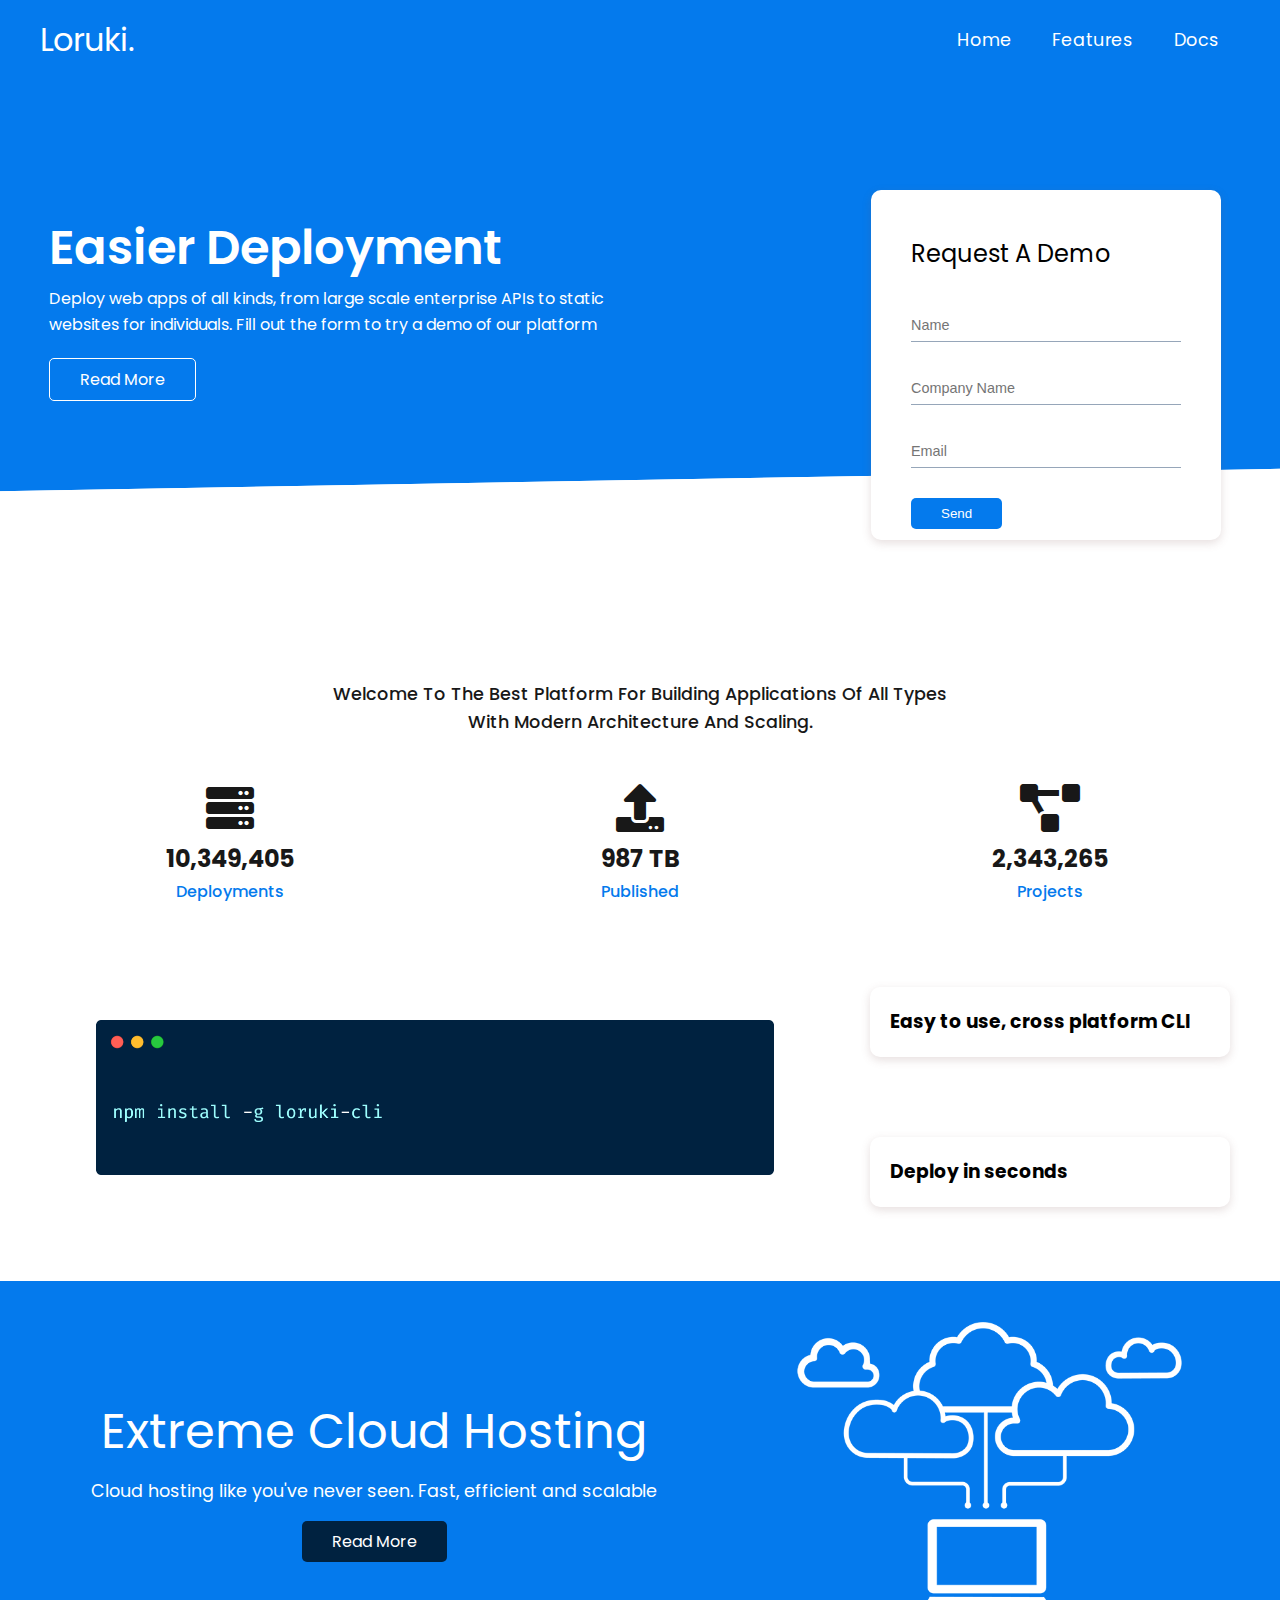
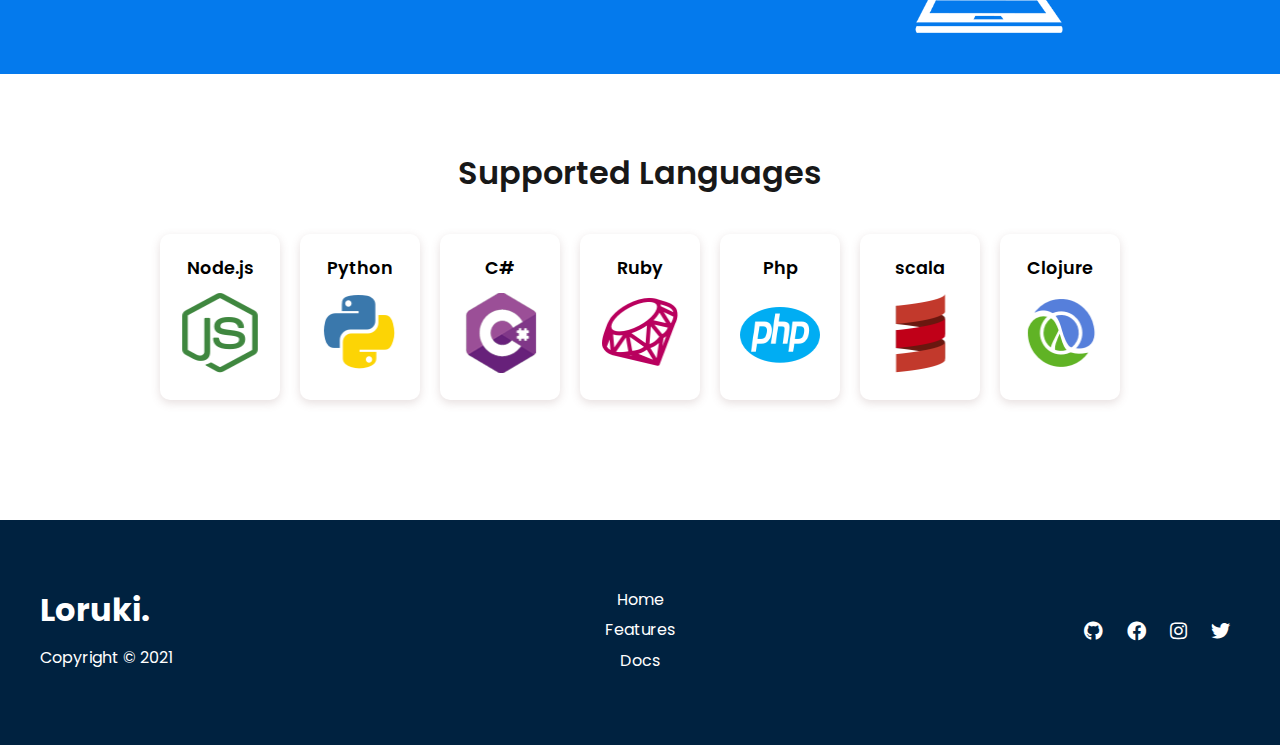
<file: index.html>
<!DOCTYPE html>
<html lang="en">

<head>
    <meta charset="UTF-8">
    <meta http-equiv="X-UA-Compatible" content="IE=edge">
    <meta name="viewport" content="width=device-width, initial-scale=1.0">
    <link rel="stylesheet" href="https://cdnjs.cloudflare.com/ajax/libs/font-awesome/5.15.4/css/all.min.css"
        integrity="sha512-1ycn6IcaQQ40/MKBW2W4Rhis/DbILU74C1vSrLJxCq57o941Ym01SwNsOMqvEBFlcgUa6xLiPY/NS5R+E6ztJQ=="
        crossorigin="anonymous" referrerpolicy="no-referrer" />
    <link rel="stylesheet" href="/CSS/utilities.css">
    <link rel="stylesheet" href="CSS/style.css">
    <title>Loruki - Cloud Hosting For Everyone</title>
</head>

<body>

    <!-- Navbar -->

    <div class="navbar">
        <div class="container flex">
            <h1 class="logo">Loruki.</h1>
            <nav>
                <ul>
                    <li><a href="index.html">Home</a></li>
                    <li><a href="features.html">Features</a></li>
                    <li><a href="docs.html">Docs</a></li>
                </ul>
            </nav>
        </div>
    </div>

    <!-- Showcase -->

    <section class="showcase">
        <div class="container grid">
            <div class="showcase-text">
                <h1>Easier Deployment</h1>
                <p>Deploy web apps of all kinds, from large scale enterprise APIs to static websites for individuals.
                    Fill out the form to try a demo of our platform</p>
                <a href="features.html" class="btn btn-outline">Read More</a>
            </div>
            <div class="showcase-form card">
                <h2>Request A Demo</h2>
                <form name="contact" method="POST" netlify-honeypot="bot-fields" data-netlify="true">
                    <input type="hidden" name="form-name" value="contact">
                    <p class="hidden">
                        <label>Don't fill this out if you're human: <input name="bot-field"/></label>
                    </p>
                    <div class="form-control">
                        <input type="text" name="name" placeholder="Name" required>
                    </div>
                    <div class="form-control">
                        <input type="text" name="company" placeholder="Company Name" required>
                    </div>
                    <div class="form-control">
                        <input type="email" name="email" placeholder="Email" required>
                    </div>
                    <input type="submit" value="Send" class="btn btn-primary">
                </form>
            </div>
        </div>
    </section>

    <!-- Stats Area -->

    <section class="stats">
        <div class="container">
            <h3 class="stats-heading text-center my-1">
                Welcome to the best platform for building applications of all types with modern architecture and
                scaling.
            </h3>
            <div class="grid grid-3 text-center my-4">
                <div>
                    <i class="fas fa-server fa-3x"></i>
                    <h3>10,349,405</h3>
                    <p class="text-secondary">Deployments</p>
                </div>
                <div>
                    <i class="fas fa-upload fa-3x"></i>
                    <h3>987 TB</h3>
                    <p class="text-secondary">Published</p>
                </div>
                <div>
                    <i class="fas fa-project-diagram fa-3x"></i>
                    <h3>2,343,265</h3>
                    <p class="text-secondary">Projects</p>
                </div>
            </div>
        </div>
    </section>

    <!-- Cli -->

    <section class="cli">
        <div class="container grid">
            <img src="/img/cli.png" alt="cli image">
            <div class="card card-gap">
                <h3>Easy to use, cross platform CLI</h3>
            </div>
            <div class="card card-gap">
                <h3>Deploy in seconds</h3>
            </div>
        </div>
    </section>

    <!-- cloud -->

    <section class="cloud bg-primary my-2 py-2">
        <div class="container grid">
            <div class="text-center">
                <h2 class="lg">Extreme Cloud Hosting</h2>
                <p class="lead my-1">Cloud hosting like you've never seen. Fast, efficient and scalable</p>
                <a href="features.html" class="btn btn-dark">Read More</a>
            </div>
            <img src="/img/cloud.png" alt="cloud hsoting">
        </div>
    </section>

    <!-- supported languages -->

    <section class="languages">
        <h2 class="md text-center my-2">
            Supported Languages
        </h2>
        <div class="container flex">
            <div class="card">
                <h4>Node.js</h4>
                <img src="/logos/node.png" alt="node">
            </div>
            <div class="card">
                <h4>Python</h4>
                <img src="/logos/python.png" alt="python">
            </div>
            <div class="card">
                <h4>C#</h4>
                <img src="/logos/csharp.png" alt="csharp">
            </div>
            <div class="card">
                <h4>Ruby</h4>
                <img src="/logos/ruby.png" alt="ruby">
            </div>
            <div class="card">
                <h4>Php</h4>
                <img src="/logos/php.png" alt="php">
            </div>
            <div class="card">
                <h4>scala</h4>
                <img src="/logos/scala.png" alt="scala">
            </div>
            <div class="card">
                <h4>Clojure</h4>
                <img src="/logos/clojure.png" alt="clojure">
            </div>

        </div>
    </section>

    <!-- footer -->

    <footer class="footer bg-dark py-5">
        <div class="container grid grid-3">
            <div>
                <h5>Loruki.</h5>
                <p>Copyright &copy; 2021</p>
            </div>
            <nav>
                <ul>
                    <li><a href="index.html">Home</a></li>
                    <li><a href="features.html">Features</a></li>
                    <li><a href="docs.html">Docs</a></li>
                </ul>
            </nav>
            <div class="social">
                <a href="#"><i class="fab fa-github fa-2x"></i></a>
                <a href="#"><i class="fab fa-facebook fa-2x"></i></a>
                <a href="#"><i class="fab fa-instagram fa-2x"></i></a>
                <a href="#"><i class="fab fa-twitter fa-2x"></i></a>
            </div>

        </div>
    </footer>
</body>

</html>
</file>
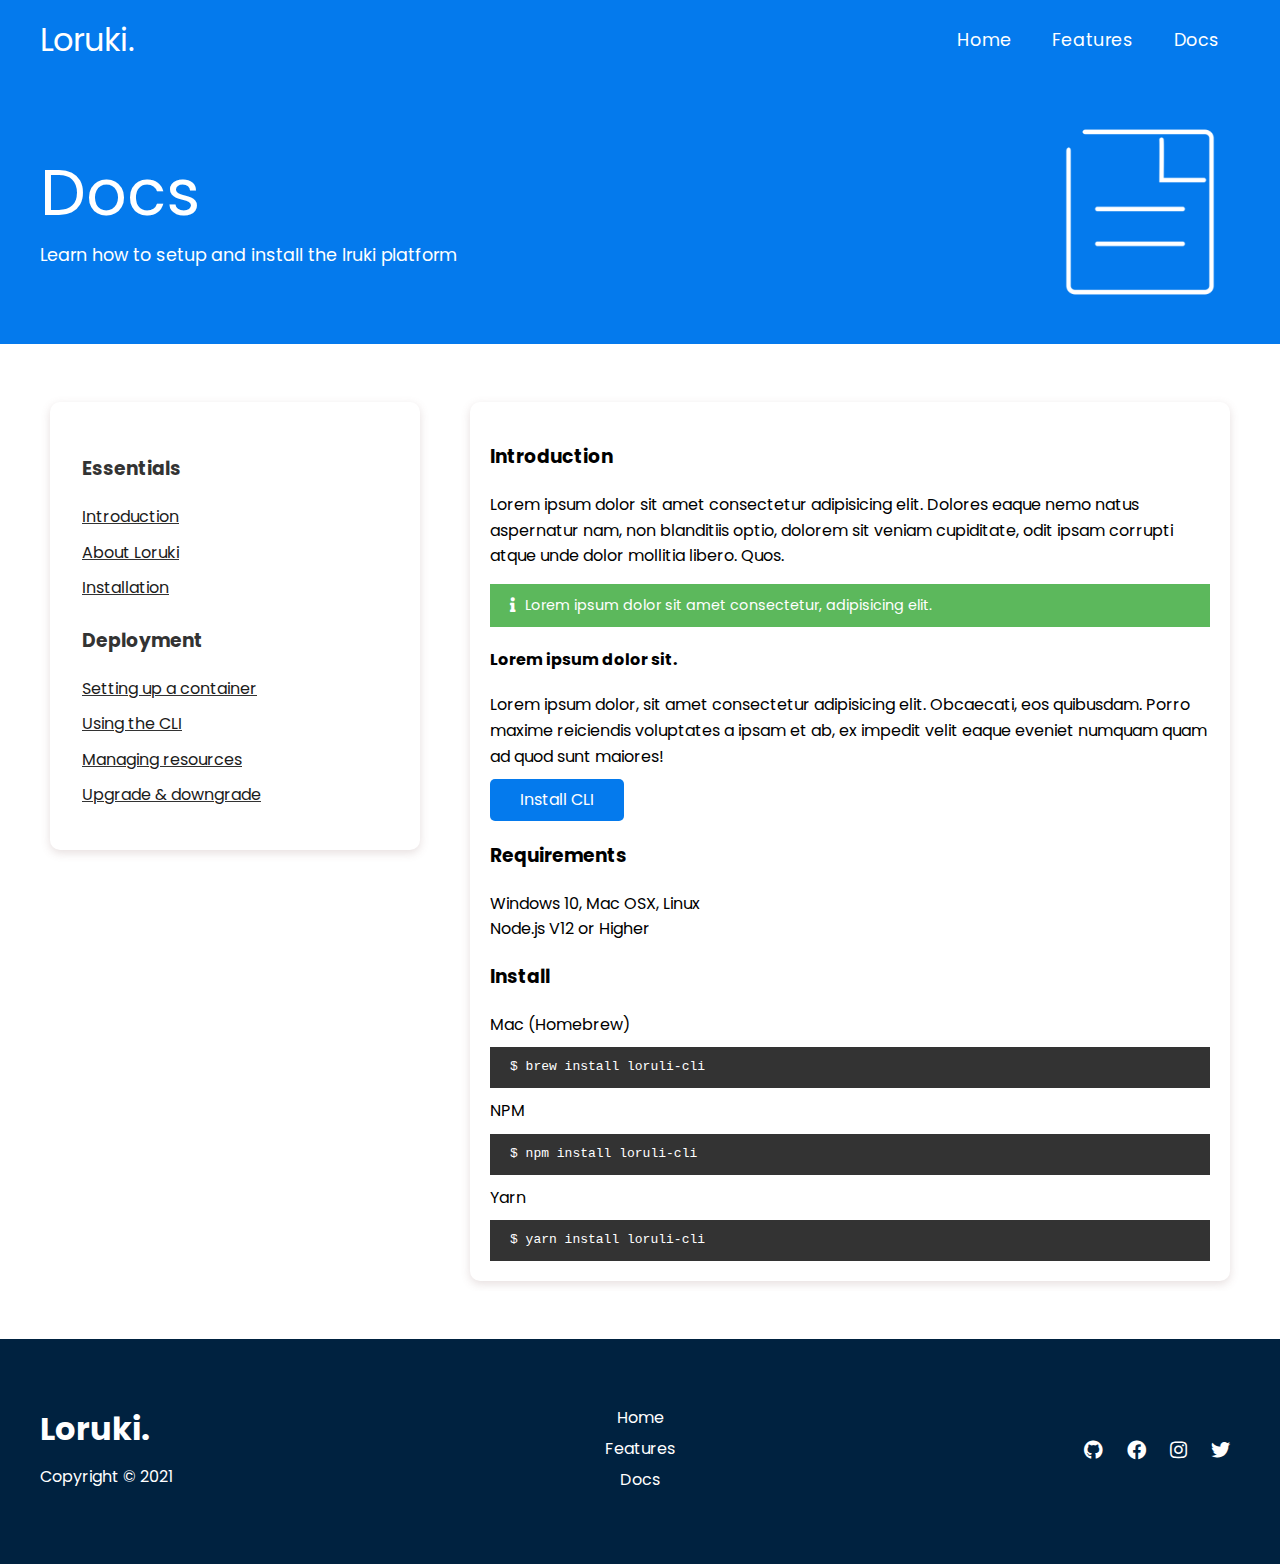
<file: docs.html>
<!DOCTYPE html>
<html lang="en">

<head>
    <meta charset="UTF-8">
    <meta http-equiv="X-UA-Compatible" content="IE=edge">
    <meta name="viewport" content="width=device-width, initial-scale=1.0">
    <link rel="stylesheet" href="https://cdnjs.cloudflare.com/ajax/libs/font-awesome/5.15.4/css/all.min.css"
        integrity="sha512-1ycn6IcaQQ40/MKBW2W4Rhis/DbILU74C1vSrLJxCq57o941Ym01SwNsOMqvEBFlcgUa6xLiPY/NS5R+E6ztJQ=="
        crossorigin="anonymous" referrerpolicy="no-referrer" />
    <link rel="stylesheet" href="/CSS/utilities.css">
    <link rel="stylesheet" href="CSS/style.css">
    <title>Loruki - Cloud Hosting For Everyone</title>
</head>

<body>

    <!-- Navbar -->

    <div class="navbar">
        <div class="container flex">
            <h1 class="logo">Loruki.</h1>
            <nav>
                <ul>
                    <li><a href="index.html">Home</a></li>
                    <li><a href="features.html">Features</a></li>
                    <li><a href="docs.html">Docs</a></li>
                </ul>
            </nav>
        </div>
    </div>

    <!-- Docs Head -->

    <section class="docs-head bg-primary py-3">
        <div class="container grid">
            <div>
                <h1 class="xl">Docs</h1>
                <p class="lead">Learn how to setup and install the lruki platform</p>
            </div>
            <img src="/img/docs.png" alt="docs">
        </div>
    </section>

    <!-- Docs Main -->

    <section class="docs-main my-4">
        <div class="container grid">
            <div class="card bg-light p-3">
                <h3 class="my-2">Essentials</h3>
                <nav>
                    <ul>
                        <li><a href="#">Introduction</a></li>
                        <li><a href="#">About Loruki</a></li>
                        <li><a href="#">Installation</a></li>
                    </ul>
                </nav>

                <h3 class="my-2">Deployment</h3>
                <nav>
                    <ul>
                        <li><a href="#">Setting up a container</a></li>
                        <li><a href="#">Using the CLI</a></li>
                        <li><a href="#">Managing resources</a></li>
                        <li><a href="#">Upgrade & downgrade</a></li>
                    </ul>
                </nav>
            </div>
            <div class="card">
                <h3>Introduction</h3>
                <p>Lorem ipsum dolor sit amet consectetur adipisicing elit. Dolores eaque nemo natus aspernatur nam, non
                    blanditiis optio, dolorem sit veniam cupiditate, odit ipsam corrupti atque unde dolor mollitia
                    libero. Quos.</p>
                <div class="alert alert-success">
                    <i class="fas fa-info"></i>Lorem ipsum dolor sit amet consectetur, adipisicing elit.
                </div>

                <h4>Lorem ipsum dolor sit.</h4>
                <p>Lorem ipsum dolor, sit amet consectetur adipisicing elit. Obcaecati, eos quibusdam. Porro maxime
                    reiciendis voluptates a ipsam et ab, ex impedit velit eaque eveniet numquam quam ad quod sunt
                    maiores!</p>
                <a href="#" class="btn btn-primary">Install CLI</a>

                <h3>Requirements</h3>
                <ul>
                    <li>Windows 10, Mac OSX, Linux</li>
                    <li>Node.js V12 or Higher</li>
                </ul> 

                <h3>Install</h3>
                <p>Mac (Homebrew)</p>
                <pre><code>$ brew install loruli-cli</code></pre>
                <p>NPM</p>
                <pre><code>$ npm install loruli-cli</code></pre>
                <p>Yarn</p>
                <pre><code>$ yarn install loruli-cli</code></pre>
            </div>
        </div>
    </section>

    <!-- footer -->

    <footer class="footer bg-dark py-5">
        <div class="container grid grid-3">
            <div>
                <h5>Loruki.</h5>
                <p>Copyright &copy; 2021</p>
            </div>
            <nav>
                <ul>
                    <li><a href="index.html">Home</a></li>
                    <li><a href="features.html">Features</a></li>
                    <li><a href="docs.html">Docs</a></li>
                </ul>
            </nav>
            <div class="social">
                <a href="#"><i class="fab fa-github fa-2x"></i></a>
                <a href="#"><i class="fab fa-facebook fa-2x"></i></a>
                <a href="#"><i class="fab fa-instagram fa-2x"></i></a>
                <a href="#"><i class="fab fa-twitter fa-2x"></i></a>
            </div>

        </div>
    </footer>
</body>

</html>
</file>
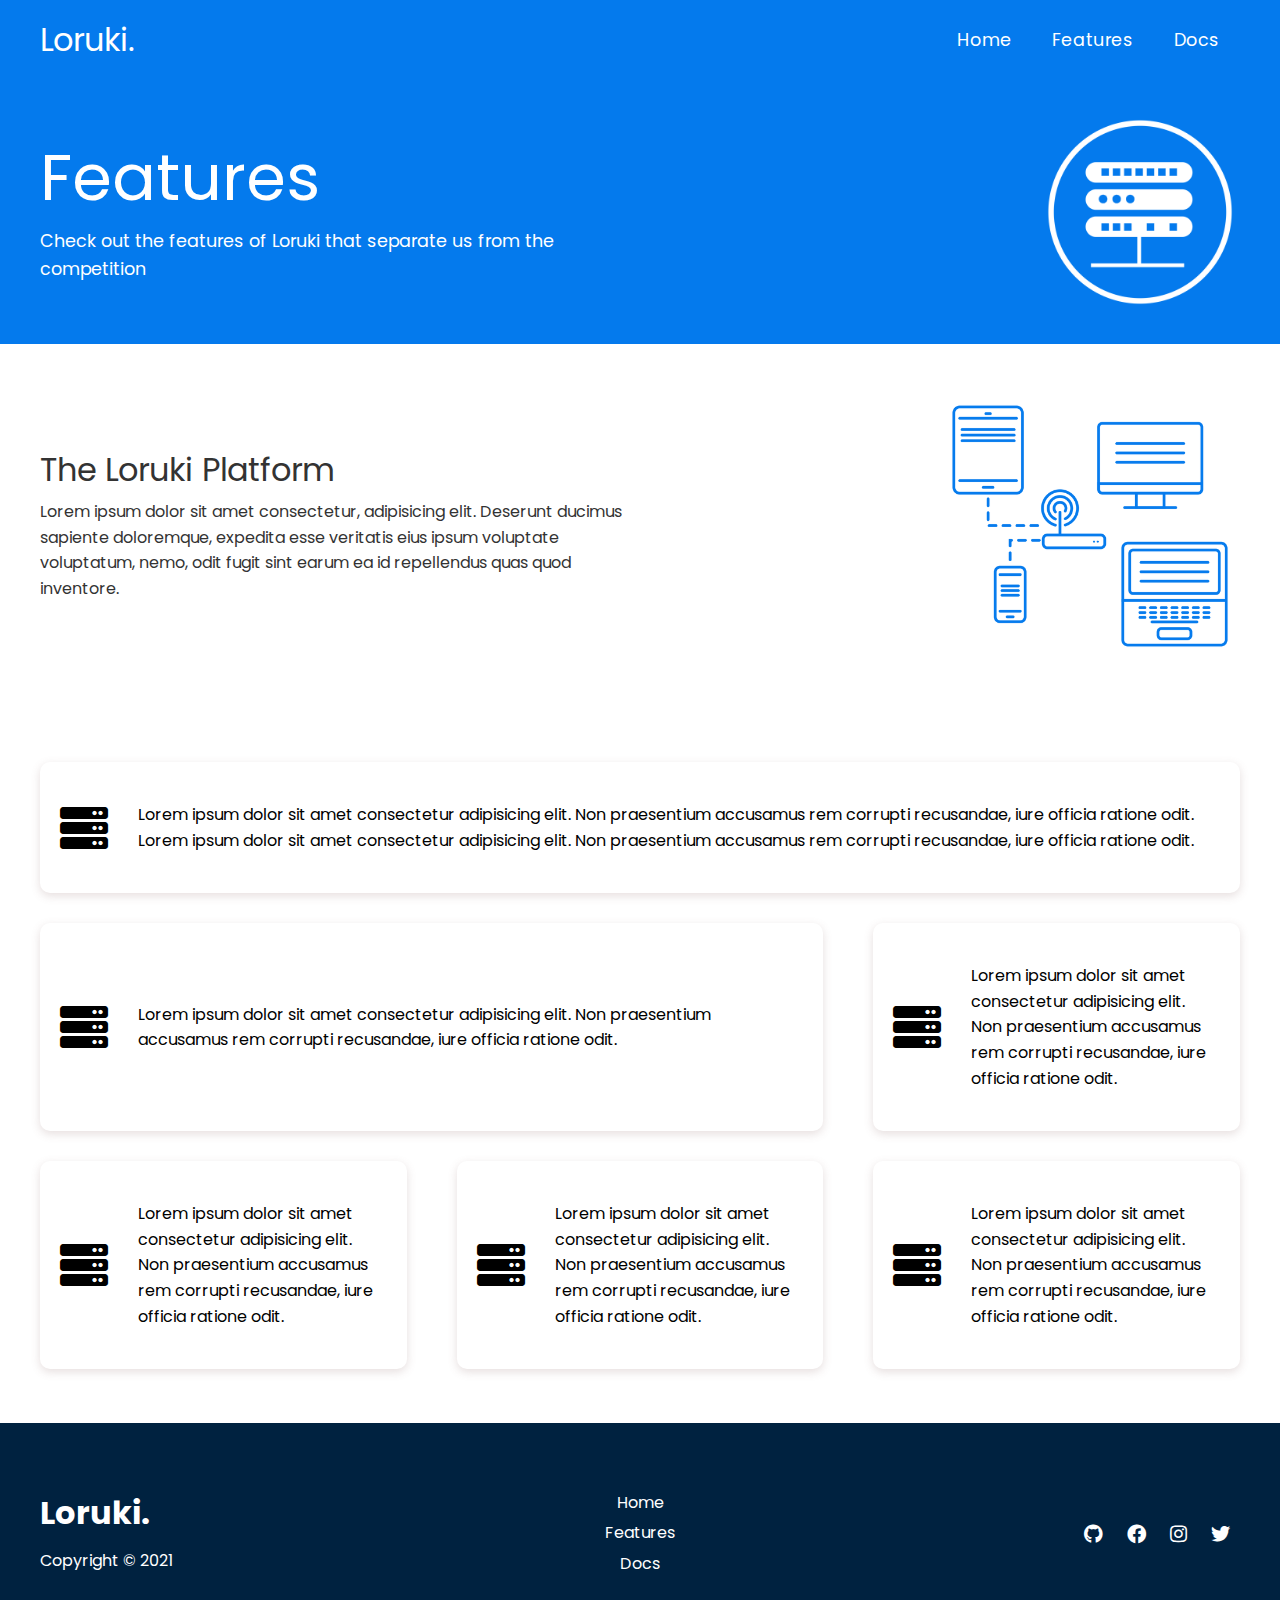
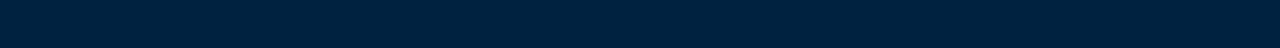
<file: features.html>
<!DOCTYPE html>
<html lang="en">

<head>
    <meta charset="UTF-8">
    <meta http-equiv="X-UA-Compatible" content="IE=edge">
    <meta name="viewport" content="width=device-width, initial-scale=1.0">
    <link rel="stylesheet" href="https://cdnjs.cloudflare.com/ajax/libs/font-awesome/5.15.4/css/all.min.css"
        integrity="sha512-1ycn6IcaQQ40/MKBW2W4Rhis/DbILU74C1vSrLJxCq57o941Ym01SwNsOMqvEBFlcgUa6xLiPY/NS5R+E6ztJQ=="
        crossorigin="anonymous" referrerpolicy="no-referrer" />
    <link rel="stylesheet" href="/CSS/utilities.css">
    <link rel="stylesheet" href="CSS/style.css">
    <title>Loruki - Cloud Hosting For Everyone</title>
</head>

<body>

    <!-- Navbar -->

    <div class="navbar">
        <div class="container flex">
            <h1 class="logo">Loruki.</h1>
            <nav>
                <ul>
                    <li><a href="index.html">Home</a></li>
                    <li><a href="features.html">Features</a></li>
                    <li><a href="docs.html">Docs</a></li>
                </ul>
            </nav>
        </div>
    </div>

    <!-- Head -->

    <section class="features-head bg-primary py-3">
        <div class="container grid">
            <div>
                <h1 class="xl">Features</h1>
                <p class="lead">Check out the features of Loruki that separate us from the
                    competition</p>
            </div>
            <img src="/img/server.png" alt="server">
        </div>
    </section>

    <!-- Sub-head -->

    <section class="features-sub-head bg-light py-3">
        <div class="container grid">
            <div>
                <h2 class="md">The Loruki Platform</h2>
                <p>
                    Lorem ipsum dolor sit amet consectetur, adipisicing elit. Deserunt ducimus sapiente doloremque,
                    expedita esse veritatis eius ipsum voluptate voluptatum, nemo, odit fugit sint earum ea id
                    repellendus quas quod inventore.
                </p>
            </div>
            <img src="/img/server2.png" alt="server2">
        </div>
    </section>

    <!-- Features grid Main -->

    <section class="features-main my-2">
        <div class="container grid grid-3">
            <div class="card flex">
                <i class="fas fa-server fa-3x"></i>
                <p>Lorem ipsum dolor sit amet consectetur adipisicing elit. Non praesentium accusamus rem corrupti
                    recusandae, iure officia ratione odit. Lorem ipsum dolor sit amet consectetur adipisicing elit. Non praesentium accusamus rem corrupti
                    recusandae, iure officia ratione odit.
                </p>
            </div>
            <div class="card flex">
                <i class="fas fa-server fa-3x"></i>
                <p>Lorem ipsum dolor sit amet consectetur adipisicing elit. Non praesentium accusamus rem corrupti
                    recusandae, iure officia ratione odit.
                </p>
            </div>
            <div class="card flex">
                <i class="fas fa-server fa-3x"></i>
                <p>Lorem ipsum dolor sit amet consectetur adipisicing elit. Non praesentium accusamus rem corrupti
                    recusandae, iure officia ratione odit.
                </p>
            </div>
            <div class="card flex">
                <i class="fas fa-server fa-3x"></i>
                <p>Lorem ipsum dolor sit amet consectetur adipisicing elit. Non praesentium accusamus rem corrupti
                    recusandae, iure officia ratione odit.
                </p>
            </div>
            <div class="card flex">
                <i class="fas fa-server fa-3x"></i>
                <p>Lorem ipsum dolor sit amet consectetur adipisicing elit. Non praesentium accusamus rem corrupti
                    recusandae, iure officia ratione odit.
                </p>
            </div>
            <div class="card flex">
                <i class="fas fa-server fa-3x"></i>
                <p>Lorem ipsum dolor sit amet consectetur adipisicing elit. Non praesentium accusamus rem corrupti
                    recusandae, iure officia ratione odit.
                </p>
            </div>
        </div>
    </section>

    <!-- footer -->

    <footer class="footer bg-dark py-5">
        <div class="container grid grid-3">
            <div>
                <h5>Loruki.</h5>
                <p>Copyright &copy; 2021</p>
            </div>
            <nav>
                <ul>
                    <li><a href="index.html">Home</a></li>
                    <li><a href="features.html">Features</a></li>
                    <li><a href="docs.html">Docs</a></li>
                </ul>
            </nav>
            <div class="social">
                <a href="#"><i class="fab fa-github fa-2x"></i></a>
                <a href="#"><i class="fab fa-facebook fa-2x"></i></a>
                <a href="#"><i class="fab fa-instagram fa-2x"></i></a>
                <a href="#"><i class="fab fa-twitter fa-2x"></i></a>
            </div>

        </div>
    </footer>
</body>

</html>
</file>
<file: CSS/utilities.css>
/*Utilities*/

.container{
    max-width: 1280px;
    margin: 0 auto;
    overflow: auto;
    padding: 0 40px;
}
a{
    text-decoration: none;
}
.card{
    background-color: rgb(255, 255, 255);
    color: rgb(0, 0, 0);
    border-radius: 10px;
    box-shadow: 0 3px 10px rgba(129, 91, 91, 0.2);
    padding: 20px;
    margin: 10px;
}
.btn{
    display: inline-block;
    cursor: pointer;
    background-color: var(--primary-color);
    color: rgb(255, 255, 255);
    padding: 8px 30px;
    border: none;
    border-radius: 5px;
}
.btn-outline{
    background-color: transparent;
    border: 1px solid #fff;
    text-decoration: none;
} 
.btn:hover{
    transform: scale(0.98);
}
pre, code{
    background: #333;
    color: #fff;
    padding: 10px 10px;    
}
/*Background & Colored Buttons*/

.bg-primary, .btn-primary{
    background-color: var(--primary-color);
    color: #fff;
}
.bg-secondary, .btn-secondary{
    background-color: var(--secondary-color);
    color: #fff;
}
.bg-dark, .btn-dark{
    background-color: var(--dark-color);
    color: #fff;
}
.bg-light, .btn-light{
    background-color: var(--light-color);
    color: #333;
}
.bg-primary a, .btn-primary a,
.bg-secondary a, .btn-secondary a,
.bg-dark a, .btn-dark a,
.bg-light a, .btn-light a{
  color: #fff;
}

/* text sizes */

.lead{
    font-size: 1.1rem;
}
.sm{
   font-size: 1rem;
}
.md{
    font-size: 2rem;
}
.lg{
    font-size: 3rem;
}
.xl{
   font-size: 4rem;
}

.flex{
    display: flex;
    align-items: center;
    justify-content: center;
    height: 100%;
}
.grid{
    display: grid;
    grid-template-columns: repeat(2, 1fr);
    gap: 30px;
    justify-content: center;
    align-items: center;
    height: 100%;
}
.grid-3{
    grid-template-columns: repeat(3, 1fr);
}
.text-center{
    text-align: center;
}

/* Alert */

.alert{
    background-color: rgb(243, 243, 243);
    padding: 10px 20px;
    margin: 15px 0;
}
.alert i{
    margin-right: 10px;
}
.alert-success{
    background-color: var(--succes-color);
    color: #fff;
    font-size: 0.9rem;
    font-weight: 400;
}
.alert-error{
    background-color: var(--error-color);
    color: #fff;
    border-radius: 1rem;
    padding: 10px 
}
/*Margins*/
.my-1{
    margin: 1rem 0;
}
.my-2{
    margin: 1.5rem 0;
}
.my-3{
    margin: 2rem 0;
}
.my-4{
    margin: 3rem 0;
}
.my-5{
    margin: 4rem 0;
}
.m-1{
    margin: 1rem;
}
.m-2{
    margin: 1.5rem;
}
.m-3{
    margin: 2rem;
}
.m-4{
    margin: 3rem;
}
.m-5{
    margin: 4rem;
}
/*Paddings*/
.py-1{
    padding: 1rem 0;
}
.py-2{
    padding: 1.5rem 0;
}
.py-3{
    padding: 2rem 0;
}
.py-4{
    padding: 3rem 0;
}
.py-5{
    padding: 4rem 0;
}
.p-1{
    padding: 1rem;
}
.p-2{
    padding: 1.5rem;
}
.p-3{
    padding: 2rem;
}
.p-4{
    padding: 3rem;
}
.p-5{
    padding: 4rem;
}
</file>
<file: CSS/style.css>
@import url('https://fonts.googleapis.com/css2?family=Poppins:wght@400;500;600;700&display=swap');

/*Basic CSS*/

:root{
    --primary-color: rgb(4,122,237);
    --secondary-color: rgb(28,63,168);
    --dark-color: rgb(0,34,64);    
    --light-color: rgb(255, 255, 255);    
    --succes-color: rgb(92,184,92);
    --error-color: rgb(217,83,79);

}
*{
    margin: 0;
    padding: 0;
    box-sizing: border-box;
}
body{
    font-family: 'Poppins', sans-serif;
    color: rgb(24, 24, 24);
    line-height: 1.6;
}
ul{
    list-style: none;
}
ul li a{
    text-decoration: none;
    color: rgb(24, 24, 24);
}
h1, h2{
    font-weight: 400;
    line-height: 1.2;
    margin: 10px 0;
}
p{
    margin: 10px 0;
}
img{
    width: 100%;
}
.hidden{
    visibility: hidden;
    height: 0;
}

/*Navbar Style Css*/

.navbar{
    background-color: var(--primary-color);
    color: #fff;
    height: 80px;
}
.navbar .flex{
    justify-content: space-between;
}
.navbar ul{
    display: flex;
}
.navbar a{
    color: rgb(255, 255, 255);
    padding: 10px;
    margin: 0 10px;
    font-size: 1.1rem;
    letter-spacing: 0.6px;
}
.navbar a:hover{
    border-bottom: 3px solid rgb(255, 255, 255);    
}

/* Showcase */
.showcase{
    background-color: var(--primary-color);
    height: 450px;
    color: white;
    position: relative;
}
.showcase h1{
    font-size: 3rem;
    font-weight: 600;
}
.showcase p{
    margin: 10px 0;
    width: 600px;
    margin-bottom: 20px;
}
.showcase-text{
    animation: slideInFromLeft 1s ease-in;
}
.showcase .grid{
    grid-template-columns: 56% 40%;
    overflow: visible;
}
.showcase-form{
    position: relative;
    top: 60px;
    height: 350px;
    width: 350px;
    padding: 40px;
    z-index: 100;
    justify-self: flex-end;
    animation: slideInFromRight 1s ease-in;
}
.showcase-form .form-control{
    margin: 30px 0;
}
.showcase-form input[type="text"],
.showcase-form input[type="email"]{
    border: none;
    border-bottom: 1px solid #96a6b9;
    width: 100%;
    font-size: 0.9rem;
    padding: 8px 0;
}
.showcase-form input:focus{
    outline: none;
}
.showcase::before,
.showcase::after{
   content: '';
   position: absolute;
   bottom: -80px;
   background-color: rgb(255, 255, 255);
   height: 130px;
   right: 0;
   left: 0;
   transform: skewY(-1deg);
}

/*Stats*/

.stats{
    padding-top: 150px;
    animation: slideInFromBottom 1s ease-in;
}
.stats-heading{
    max-width: 650px;
    margin: auto;
    font-size: 1.1rem;
    font-weight: 500;
    text-transform: capitalize;
}
.stats .grid h3{
    font-size: 1.5rem;
    margin-top: 0.4rem;
    margin-bottom: -0.6rem;
}
.stats .grid p{
    font-size: 1rem;
    font-weight: 500;
    color: var(--primary-color);
}

/*CLI*/

.cli .grid{
    grid-template-columns: repeat(3, 1fr);
    grid-template-rows: repeat(2, 1fr);
}
.cli .grid >*:first-child{
    grid-column: 1 / span 2;
    grid-row: 1 / span 2;
}

/* Cloud */

.cloud{
   margin: 50px 0;
}

.cloud .grid{
    grid-template-columns: 4fr 3fr;
}

/*Languages*/

.languages{
    margin: 80px 0;
}
.languages .flex{
    flex-wrap: wrap;
}
.languages .card{
    text-align: center;
    margin: 18px 10px 40px;
    transition: transform 0.2s ease-in;
}
.languages .card:hover{
    transform: translateY(-10px);
}
.languages .card h4{
    font-size: 1.1rem;
    font-weight: 600;
    margin-bottom: 10px;
}
.languages .card img{
    width: 80px;
    height: 80px;
}
.languages .md{
  font-weight: 600;
}

/*Head Features*/

.features-head img, .docs-head img{
    width: 200px;
    justify-self: flex-end;
}

.features-sub-head img{
    width: 300px;
    justify-self: flex-end;
}

/* Features Sub Head */

.features-main .card > i{
    margin-right: 30px;
}
.features-main .grid{
    padding: 30px;
}
.features-main .grid > *:first-child{
    grid-column: 1 / span 3;
}
.features-main .grid > *:nth-child(2){
    grid-column: 1 / span 2;
}

/* Docs Main*/

.docs-main nav li{
    padding-bottom: 5px;
    margin-bottom: 5px;
    text-decoration: underline;
}
.docs-main ul li a{
    color: rgb(27, 27, 27);
}
.docs-main ul li a:hover{
    color: var(--primary-color);
}
.docs-main ul li a:active{
    color: var(--primary-color);
}
.docs-main ul li a:visited{
    color: var(--primary-color);
}
.docs-main h3{
    margin: 20px 0;
}
.docs-main h4{
    margin: 20px 0;
}
.docs-main .grid{
    grid-template-columns: 1fr 2fr;
    align-items: flex-start;
}

/*Footer*/

.footer .social{
    text-align: right;
}
.footer .social a{
    margin: 0 10px;
    font-size: 0.6rem;
}
.footer .social a:hover{
    color: var(--primary-color);
}
.footer h5{
    font-size: 2rem;
}
.footer nav{
    text-align: center;
}
.footer ul li {
   margin-bottom: 5px;
}
.footer ul li a:hover{
   border-bottom: 1px solid var(--primary-color);
   color: var(--primary-color);
}

/* Animations */

@keyframes slideInFromLeft{
    0%{
        transform: translateX(-100%);
    }
    100% {
        transform: translateX(0);
    }
}

@keyframes slideInFromRight{
    0%{
        transform: translateX(100%);
    }
    100% {
        transform: translateX(0);
    }
}

@keyframes slideInFromTop{
    0%{
        transform: translateY(-100%);
    }
    100% {
        transform: translateX(0);
    }
}

@keyframes slideInFromBottom{
    0%{
        transform: translateY(100%);
    }
    100% {
        transform: translateX(0);
    }
}

/* Media Queries */

/* Tablets & Under */
@media (max-width:768px){
    .grid,
    .showcase .grid,
    .stats .grid,
    .cli .grid,
    .cloud .grid,
    .features-main, .grid,
    .docs-main .grid{
        grid-template-columns: 1fr;
        grid-template-rows: 1fr;
    }
    .showcase{
        height: auto;
    }
    .showcase-text{
        text-align: center;
        margin-top: 100px;
        animation: slideInFromTop 1s ease-in;
    }
    .showcase-form{
        justify-self: center;
        margin: auto;
        width: 400px;
        animation: slideInFromBottom 1s ease-in;
    }
    .showcase p{
        width: auto;        
    }
    .cli .grid >*:first-child{
        grid-column: 1;
        grid-row: 1;
    }
    
    .features-head, .features-sub-head, .docs-head{
        text-align: center;

    }
    .features-head img, .features-sub-head img, .docs-head img{
        justify-self: center;        
    }
    .features-main .grid > *:first-child,
    .features-main .grid > *:nth-child(2){
        grid-column: 1;    
    }
    .features-main .card{
        display: block;
        text-align: center;
        padding-top: 15px;
        padding-bottom: 0;
    }
}

/* Mobiles & Under */
@media (max-width:500px){
    .navbar{
        height: 110px;
    }
    .navbar .flex{
        flex-direction: column;
    }
    .navbar ul {
         padding: 10px;
         background-color: rgba(0,0,0,0.1);
         border-radius: 5px;
    }
}
</file>
